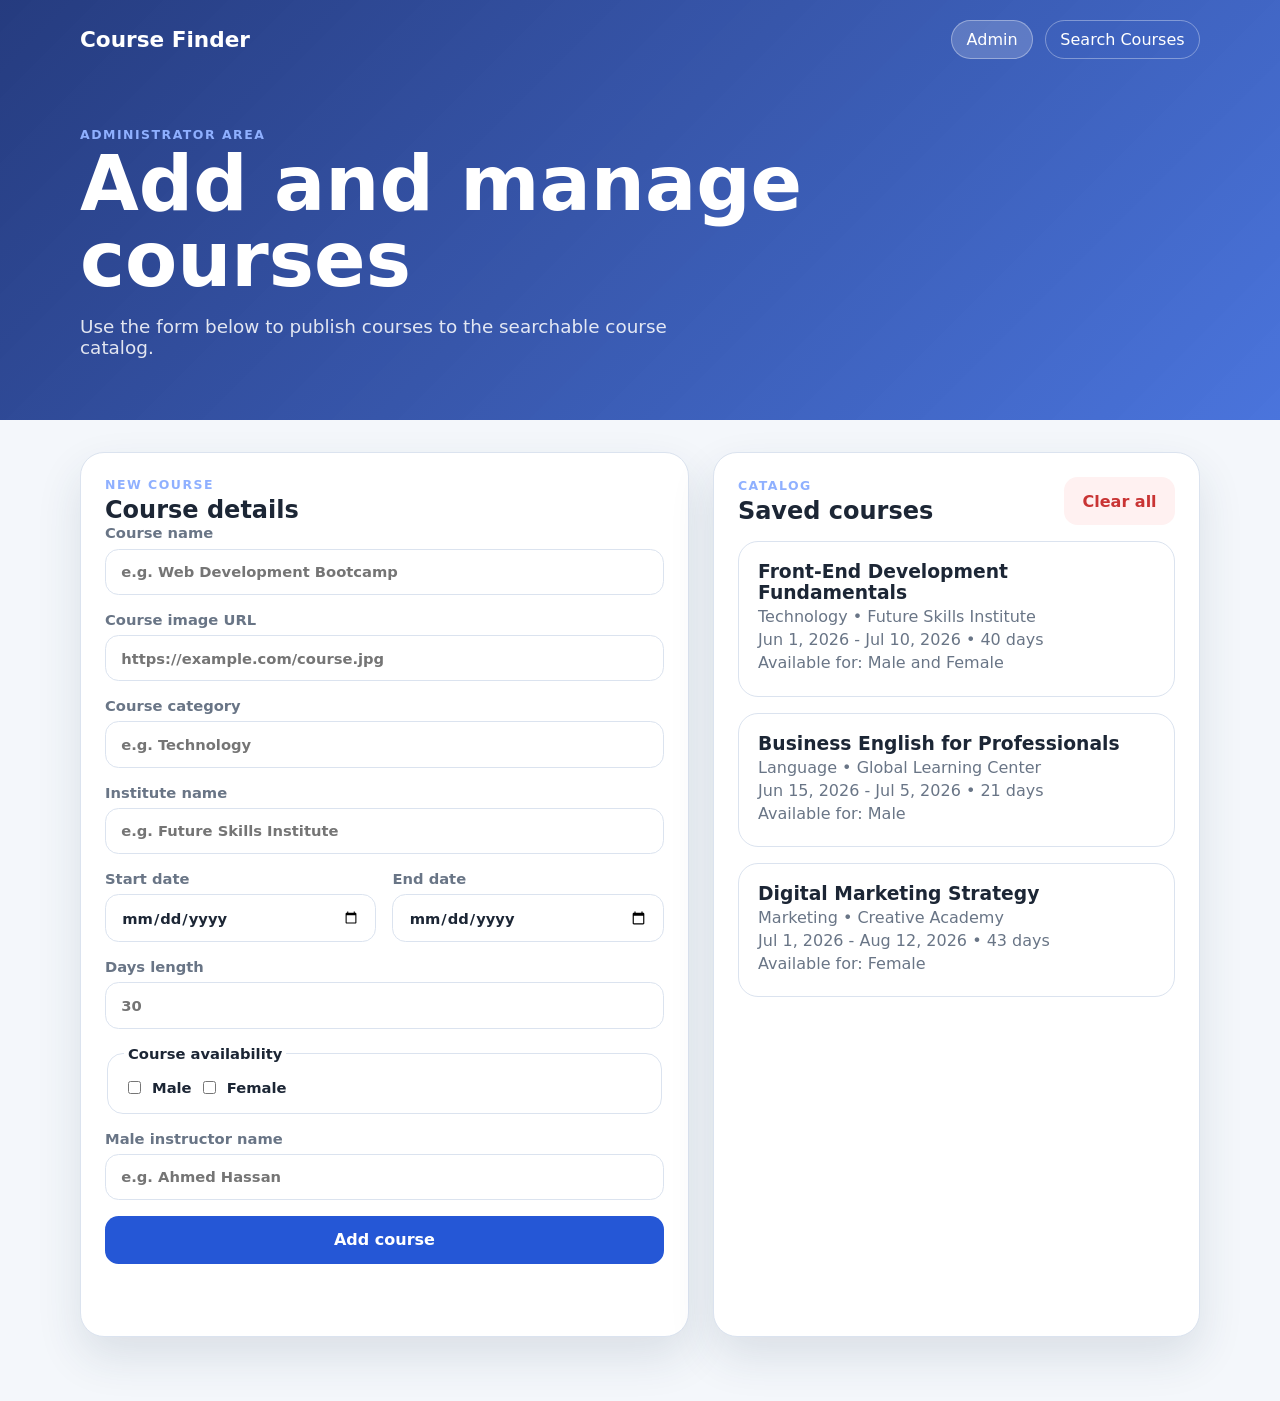
<file: admin.html>
<!doctype html>
<html lang="en">
  <head>
    <meta charset="UTF-8" />
    <meta name="viewport" content="width=device-width, initial-scale=1.0" />
    <title>Admin - Course Finder</title>
    <link rel="stylesheet" href="styles.css" />
  </head>
  <body>
    <header class="site-header compact">
      <nav class="nav-shell" aria-label="Primary navigation">
        <a class="brand" href="index.html">Course Finder</a>
        <div class="nav-links">
          <a aria-current="page" href="admin.html">Admin</a>
          <a href="index.html">Search Courses</a>
        </div>
      </nav>
      <section class="hero">
        <p class="eyebrow">Administrator area</p>
        <h1>Add and manage courses</h1>
        <p>Use the form below to publish courses to the searchable course catalog.</p>
      </section>
    </header>

    <main class="container admin-layout">
      <section class="panel" aria-labelledby="admin-form-heading">
        <div class="section-title">
          <p class="eyebrow">New course</p>
          <h2 id="admin-form-heading">Course details</h2>
        </div>
        <form id="course-form" class="course-form">
          <label>
            Course name
            <input name="name" type="text" placeholder="e.g. Web Development Bootcamp" required />
          </label>
          <label>
            Course image URL
            <input name="image" type="url" placeholder="https://example.com/course.jpg" required />
          </label>
          <label>
            Course category
            <input name="category" type="text" placeholder="e.g. Technology" required />
          </label>
          <label>
            Institute name
            <input name="institute" type="text" placeholder="e.g. Future Skills Institute" required />
          </label>
          <div class="form-row">
            <label>
              Start date
              <input name="start" type="date" required />
            </label>
            <label>
              End date
              <input name="end" type="date" required />
            </label>
          </div>
          <label>
            Days length
            <input name="daysLength" type="number" min="1" placeholder="30" required />
          </label>
          <fieldset>
            <legend>Course availability</legend>
            <label class="checkbox-label">
              <input name="male" type="checkbox" />
              Male
            </label>
            <label class="checkbox-label">
              <input name="female" type="checkbox" />
              Female
            </label>
          </fieldset>
          <label>
            Male instructor name
            <input name="maleInstructor" type="text" placeholder="e.g. Ahmed Hassan" required />
          </label>
          <button class="button" type="submit">Add course</button>
          <p id="form-message" class="form-message" role="status"></p>
        </form>
      </section>

      <section class="panel" aria-labelledby="saved-courses-heading">
        <div class="section-title split">
          <div>
            <p class="eyebrow">Catalog</p>
            <h2 id="saved-courses-heading">Saved courses</h2>
          </div>
          <button id="clear-courses" class="button danger" type="button">Clear all</button>
        </div>
        <div id="admin-course-list" class="admin-course-list"></div>
      </section>
    </main>

    <script src="app.js"></script>
  </body>
</html>
</file>
<file: styles.css>
:root {
  color-scheme: light;
  --bg: #f4f7fb;
  --card: #ffffff;
  --ink: #1c2635;
  --muted: #697586;
  --primary: #2557d6;
  --primary-dark: #163c9e;
  --accent: #e9f0ff;
  --border: #dbe3ef;
  --danger: #c93434;
  --shadow: 0 20px 45px rgba(35, 54, 86, 0.12);
  font-family: Inter, ui-sans-serif, system-ui, -apple-system, BlinkMacSystemFont, "Segoe UI", sans-serif;
}

* {
  box-sizing: border-box;
}

body {
  margin: 0;
  background: var(--bg);
  color: var(--ink);
}

img {
  display: block;
  max-width: 100%;
}

.site-header {
  background:
    linear-gradient(135deg, rgba(20, 44, 116, 0.92), rgba(37, 87, 214, 0.82)),
    url("https://images.unsplash.com/photo-1522202176988-66273c2fd55f?auto=format&fit=crop&w=1600&q=80") center/cover;
  color: #fff;
  padding-bottom: 4rem;
}

.site-header.compact {
  padding-bottom: 2.75rem;
}

.nav-shell,
.container {
  width: min(1120px, calc(100% - 2rem));
  margin: 0 auto;
}

.nav-shell {
  display: flex;
  align-items: center;
  justify-content: space-between;
  gap: 1rem;
  padding: 1.25rem 0;
}

.brand {
  color: #fff;
  font-size: 1.35rem;
  font-weight: 800;
  text-decoration: none;
}

.nav-links {
  display: flex;
  gap: 0.75rem;
  flex-wrap: wrap;
}

.nav-links a {
  border: 1px solid rgba(255, 255, 255, 0.35);
  border-radius: 999px;
  color: #fff;
  padding: 0.55rem 0.9rem;
  text-decoration: none;
}

.nav-links a[aria-current="page"],
.nav-links a:hover {
  background: rgba(255, 255, 255, 0.18);
}

.hero {
  width: min(1120px, calc(100% - 2rem));
  margin: 0 auto;
  padding: 3rem 0 0;
}

.hero h1 {
  font-size: clamp(2.25rem, 6vw, 4.75rem);
  line-height: 1;
  margin: 0.25rem 0 1rem;
  max-width: 780px;
}

.hero p:not(.eyebrow) {
  color: rgba(255, 255, 255, 0.86);
  font-size: 1.15rem;
  max-width: 660px;
}

.eyebrow {
  color: #8fb0ff;
  font-size: 0.78rem;
  font-weight: 800;
  letter-spacing: 0.12em;
  margin: 0;
  text-transform: uppercase;
}

.container {
  padding: 2rem 0 4rem;
}

.panel {
  background: var(--card);
  border: 1px solid var(--border);
  border-radius: 1.5rem;
  box-shadow: var(--shadow);
  padding: 1.5rem;
}

.search-panel {
  display: grid;
  gap: 1rem;
  margin-top: -4rem;
}

.search-form,
.course-form {
  display: grid;
  gap: 1rem;
}

.search-form {
  grid-template-columns: 2fr 1fr 1fr auto;
  align-items: end;
}

label,
fieldset {
  color: var(--muted);
  display: grid;
  font-size: 0.92rem;
  font-weight: 700;
  gap: 0.45rem;
}

fieldset {
  border: 1px solid var(--border);
  border-radius: 1rem;
  grid-template-columns: repeat(2, minmax(0, max-content));
  padding: 1rem;
}

legend {
  color: var(--ink);
  padding: 0 0.25rem;
}

.checkbox-label {
  align-items: center;
  color: var(--ink);
  display: flex;
  font-weight: 600;
  gap: 0.5rem;
}

input,
select {
  border: 1px solid var(--border);
  border-radius: 0.85rem;
  color: var(--ink);
  font: inherit;
  padding: 0.85rem 0.95rem;
  width: 100%;
}

input:focus,
select:focus {
  border-color: var(--primary);
  box-shadow: 0 0 0 4px rgba(37, 87, 214, 0.14);
  outline: none;
}

.button {
  background: var(--primary);
  border: 0;
  border-radius: 0.85rem;
  color: #fff;
  cursor: pointer;
  font: inherit;
  font-weight: 800;
  padding: 0.9rem 1.15rem;
}

.button:hover {
  background: var(--primary-dark);
}

.button.secondary {
  background: var(--accent);
  color: var(--primary-dark);
}

.button.danger {
  background: #fff1f1;
  color: var(--danger);
}

.results-heading,
.section-title.split,
.course-topline {
  align-items: center;
  display: flex;
  justify-content: space-between;
  gap: 1rem;
}

.results-heading {
  margin: 2rem 0 1rem;
}

.results-heading h2,
.section-title h2 {
  margin: 0.25rem 0 0;
}

#result-count,
.form-message,
.empty-state {
  color: var(--muted);
}

.course-grid {
  display: grid;
  gap: 1.25rem;
  grid-template-columns: repeat(auto-fit, minmax(270px, 1fr));
}

.course-card,
.admin-course-item {
  background: var(--card);
  border: 1px solid var(--border);
  border-radius: 1.25rem;
  overflow: hidden;
}

.course-card {
  box-shadow: 0 12px 30px rgba(35, 54, 86, 0.08);
}

.course-image {
  aspect-ratio: 16 / 10;
  background: var(--accent);
  object-fit: cover;
  width: 100%;
}

.course-content,
.admin-course-item {
  padding: 1.2rem;
}

.badge {
  background: var(--accent);
  border-radius: 999px;
  color: var(--primary-dark);
  display: inline-flex;
  font-size: 0.78rem;
  font-weight: 800;
  padding: 0.35rem 0.65rem;
}

.course-content h3 {
  font-size: 1.25rem;
  margin: 1rem 0 0.25rem;
}

.institute {
  color: var(--muted);
  margin: 0 0 1rem;
}

.course-details {
  display: grid;
  gap: 0.75rem;
  grid-template-columns: repeat(2, minmax(0, 1fr));
  margin: 0;
}

.course-details div {
  background: #f8faff;
  border-radius: 0.8rem;
  padding: 0.75rem;
}

dt {
  color: var(--muted);
  font-size: 0.75rem;
  font-weight: 800;
  text-transform: uppercase;
}

dd {
  margin: 0.2rem 0 0;
}

.admin-layout {
  display: grid;
  gap: 1.5rem;
  grid-template-columns: minmax(0, 1fr) minmax(300px, 0.8fr);
}

.form-row {
  display: grid;
  gap: 1rem;
  grid-template-columns: repeat(2, minmax(0, 1fr));
}

.admin-course-list {
  display: grid;
  gap: 1rem;
  margin-top: 1rem;
}

.admin-course-item h3 {
  margin: 0 0 0.25rem;
}

.admin-course-item p {
  color: var(--muted);
  margin: 0.25rem 0;
}

@media (max-width: 800px) {
  .search-form,
  .admin-layout,
  .form-row {
    grid-template-columns: 1fr;
  }

  .nav-shell,
  .results-heading,
  .section-title.split {
    align-items: flex-start;
    flex-direction: column;
  }
}
</file>
